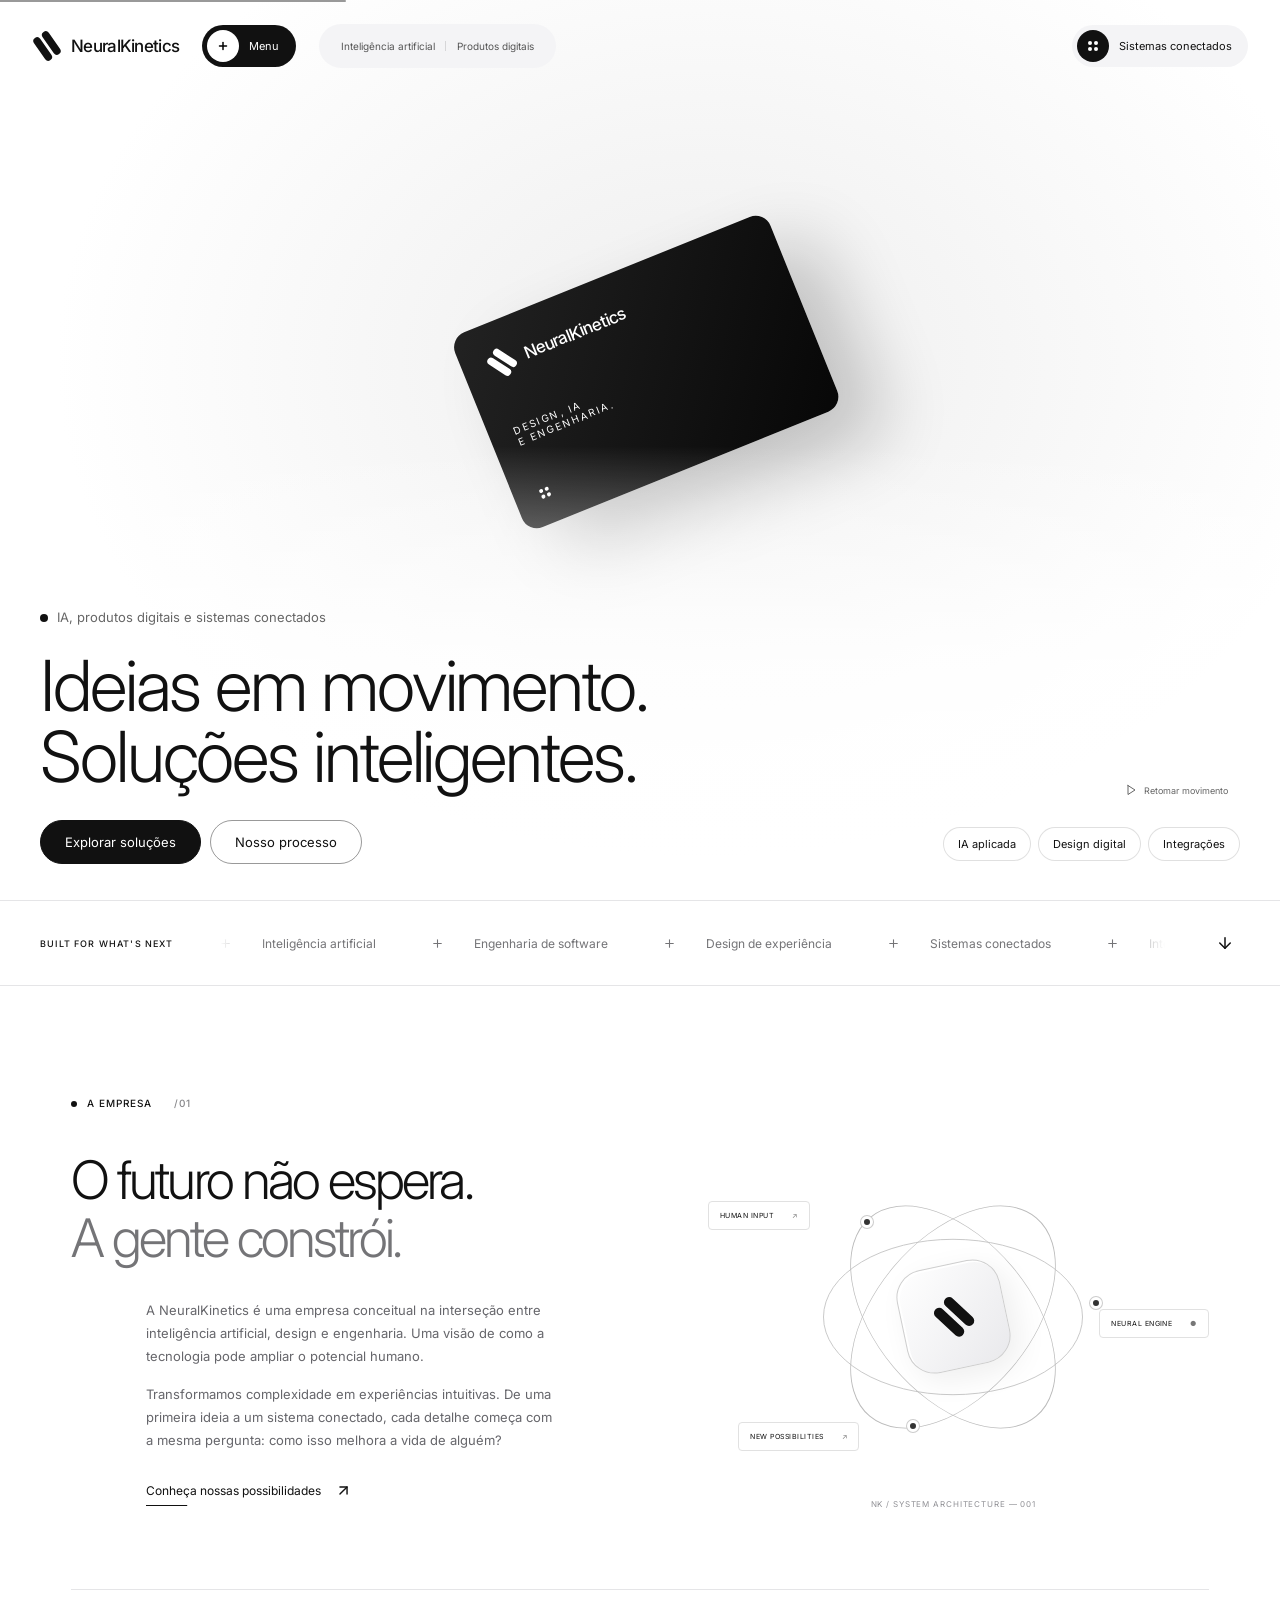
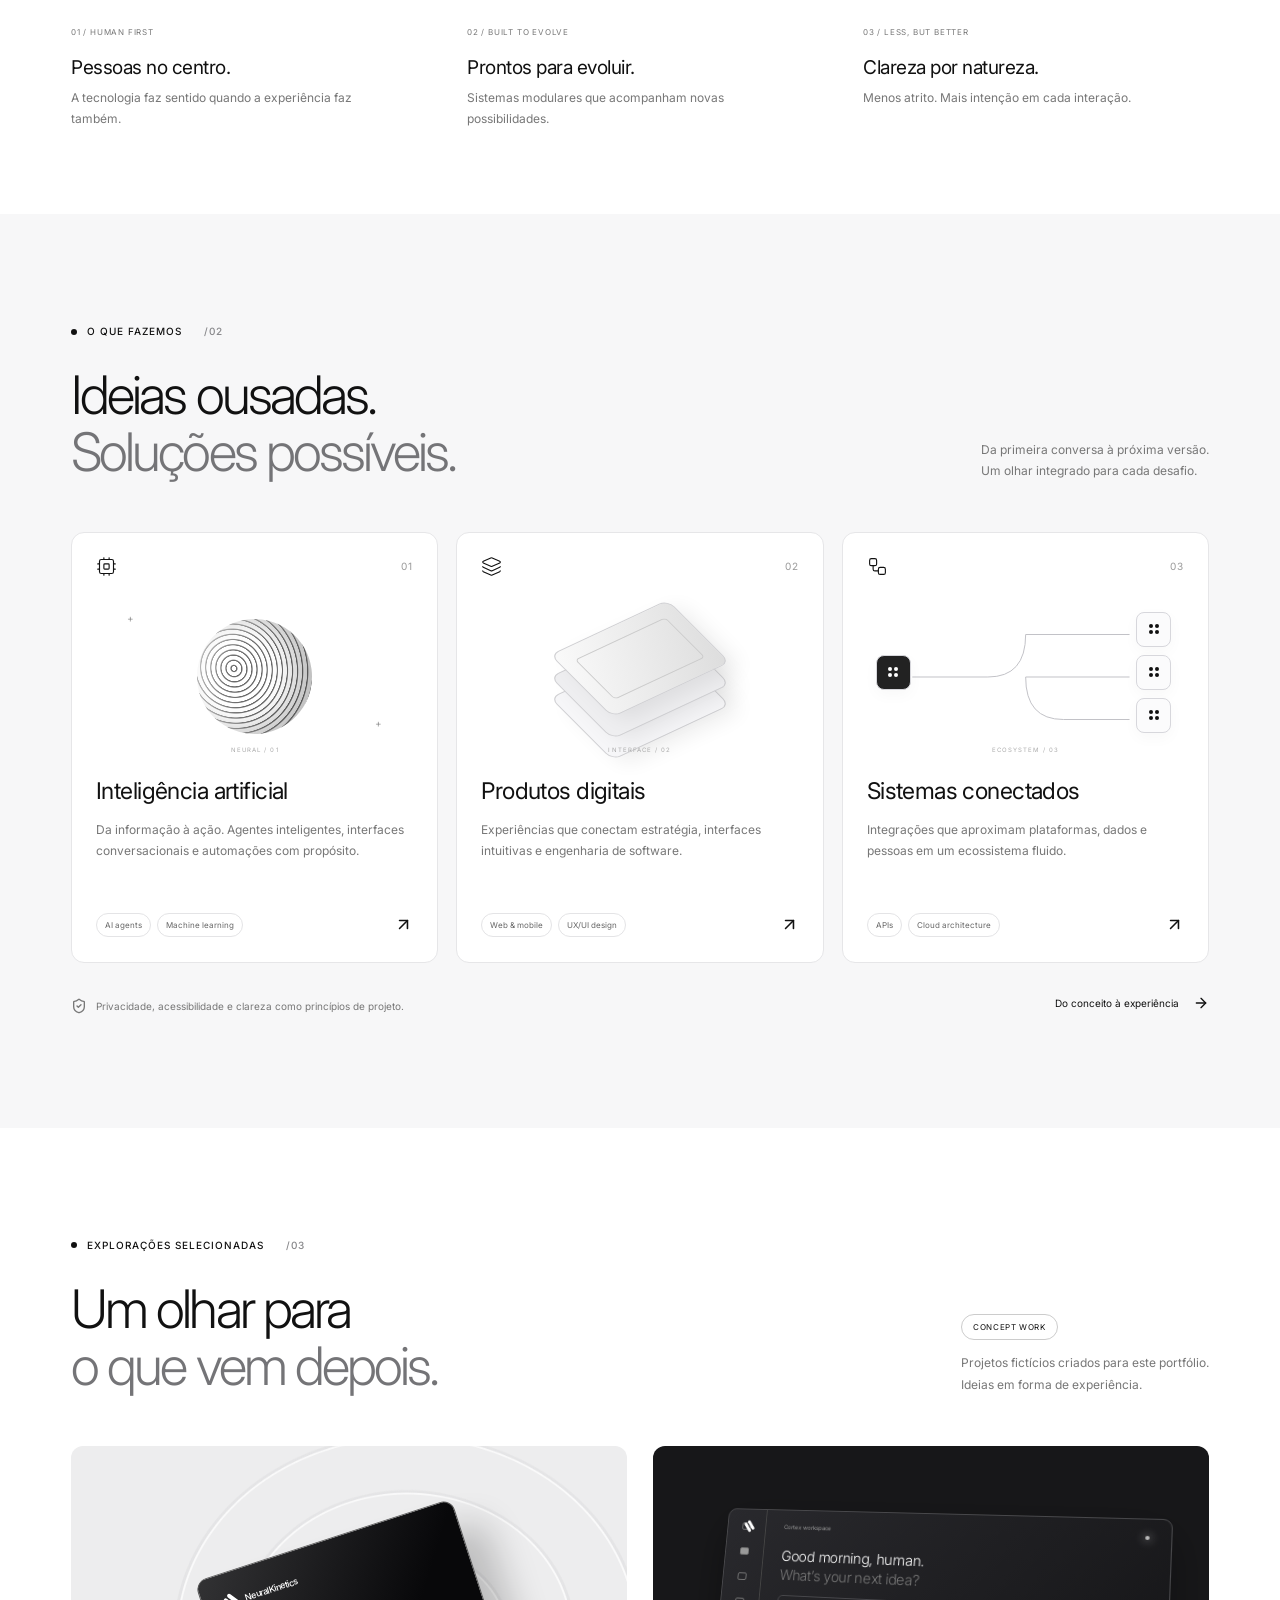
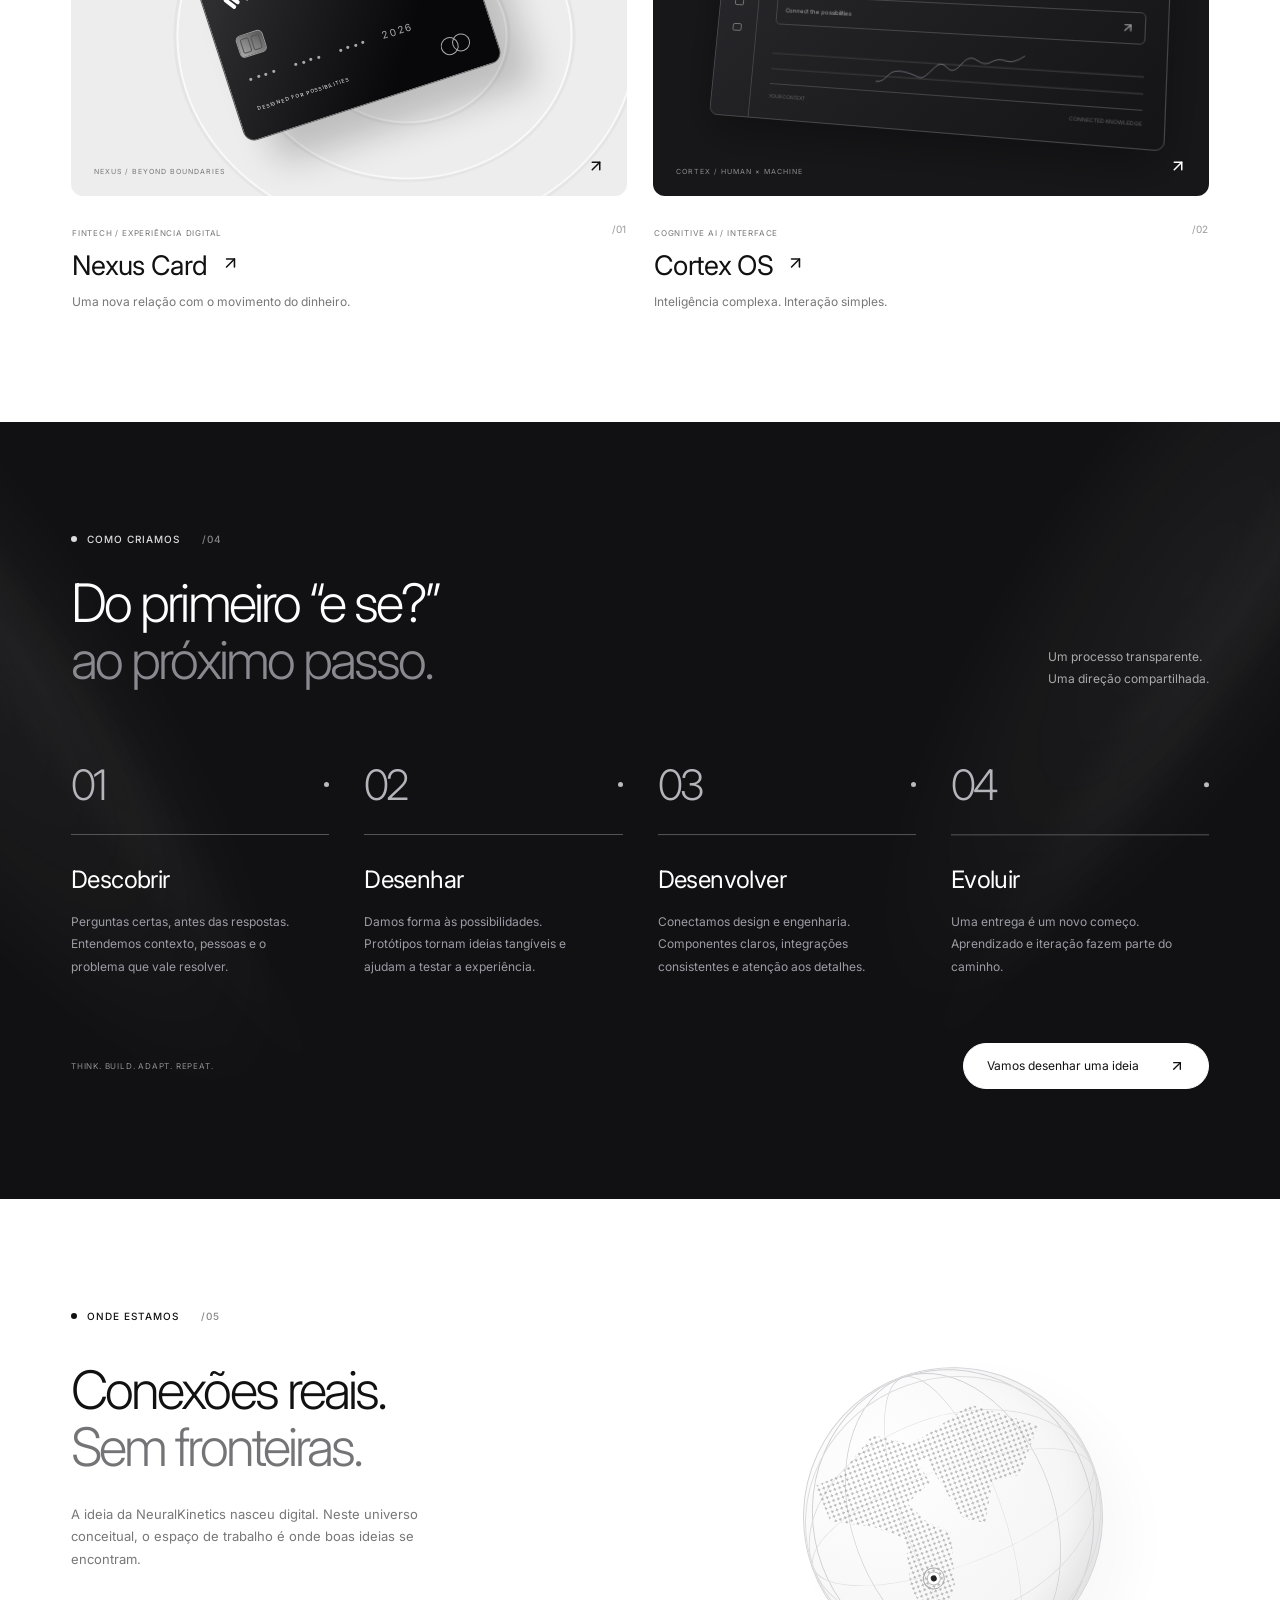
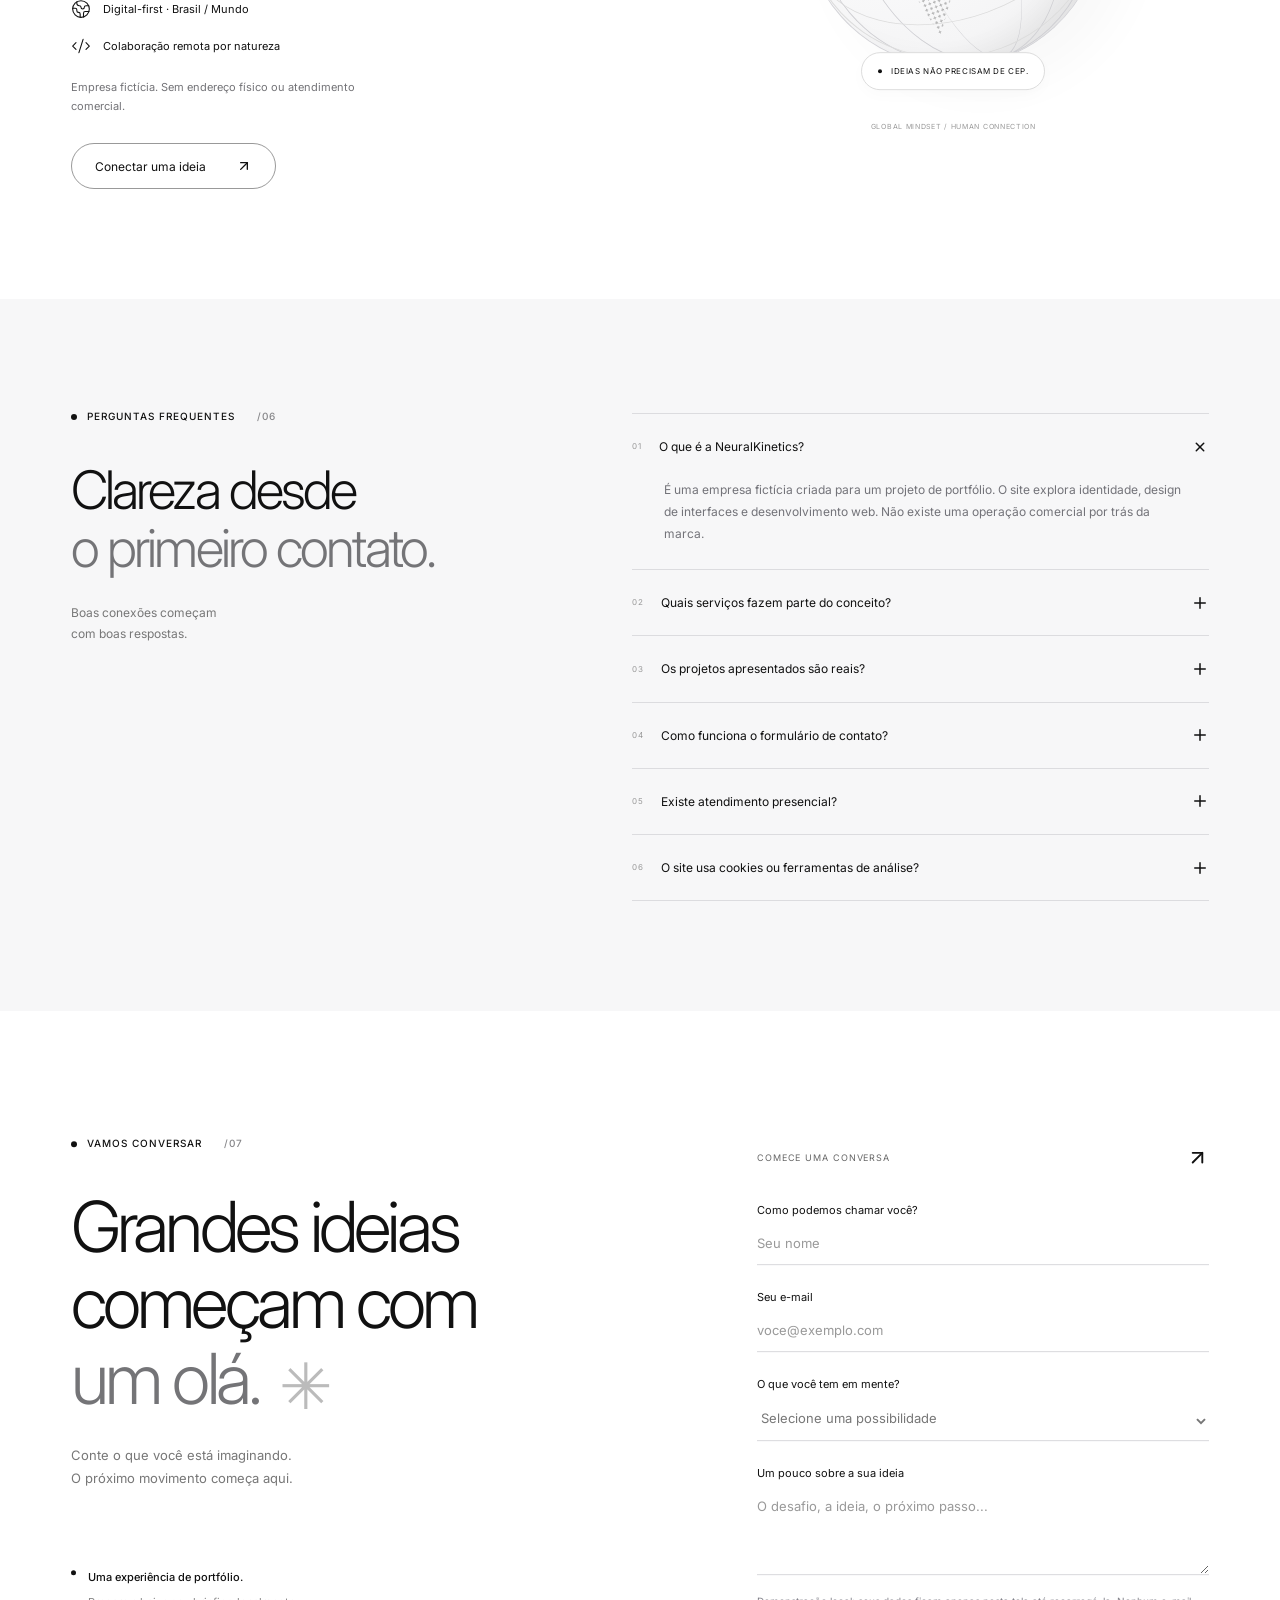
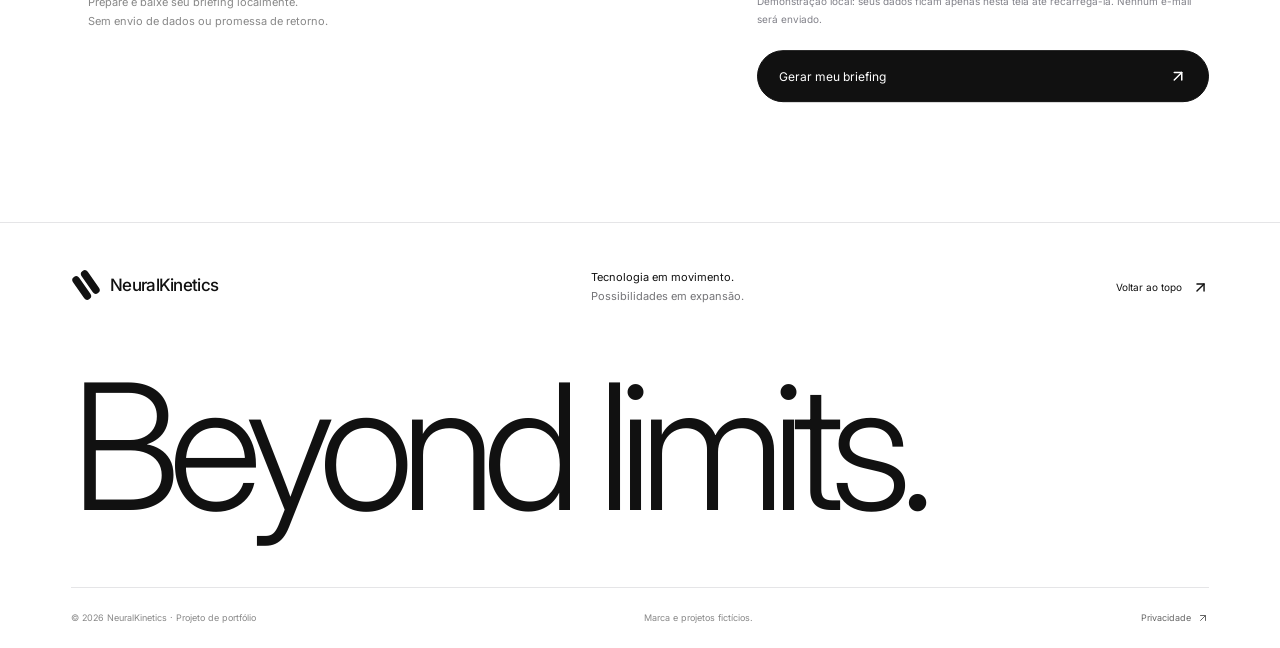
<file: index.html>
<!doctype html>
<html lang="pt-BR"><head><meta charset="UTF-8"/><link rel="icon" type="image/svg+xml" href="./img/favicon.svg"/><meta name="viewport" content="width=device-width, initial-scale=1.0"/><meta name="theme-color" content="#ffffff"/><meta name="robots" content="noindex, nofollow"/><title>NeuralKinetics — Tecnologia em movimento | Projeto de portfólio</title><meta name="description" content="Uma empresa conceitual de tecnologia. Explore inteligência artificial, produtos digitais e sistemas conectados em uma experiência criada para portfólio."/><meta property="og:title" content="NeuralKinetics — Tecnologia em movimento"/><meta property="og:description" content="Design, inteligência e engenharia. Uma experiência conceitual de tecnologia criada para portfólio."/><meta property="og:type" content="website"/><meta property="og:image" content="./img/social-preview.png"/><meta name="twitter:card" content="summary_large_image"/><link rel="preconnect" href="https://fonts.googleapis.com"/><link rel="preconnect" href="https://fonts.gstatic.com" crossorigin/><link href="https://fonts.googleapis.com/css2?family=Inter:wght@300;400;500;600&display=swap" rel="stylesheet"/><link rel="stylesheet" href="./style.css"/></head><body><div id="root"></div><script defer src="./script.js"></script></body></html>
</file>
<file: style.css>
:root{font-family:Inter,Arial,sans-serif;color:#111;background:#fff;font-synthesis:none;font-weight:400;--ink:#111;--muted:#747477;--surface:#f4f4f6;--line:#e5e5e7;--gutter:clamp(24px,5.55vw,96px);--ease:cubic-bezier(.16,1,.3,1)}*{box-sizing:border-box}html{scroll-behavior:smooth;scroll-padding-top:110px}body{margin:0}button,input,select,textarea{font:inherit}button,a,input,select,textarea{-webkit-tap-highlight-color:transparent}button,a{touch-action:manipulation}a{color:inherit;text-decoration:none}button{cursor:pointer;color:inherit}button:disabled{cursor:wait}button{border:0}h1,h2,h3,p{margin:0}h2{font-size:clamp(36px,4.15vw,64px);font-weight:300;letter-spacing:-.055em;line-height:1.08}h3{font-weight:400;letter-spacing:-.025em}p{line-height:1.75}svg{flex-shrink:0}::selection{background:#cdd0d4;color:#111}:focus-visible{outline:2px solid #7070b6;outline-offset:5px}.muted{color:var(--muted)}.mono{font-family:Inter,sans-serif;font-size:10px;letter-spacing:.1em}.small-note{font-size:11px;color:#737377;line-height:1.7}.section{padding:110px var(--gutter)}.eyebrow{display:flex;align-items:center;gap:10px;font-size:10px;font-weight:500;letter-spacing:.1em;margin-bottom:38px;line-height:1.5}.dot{display:inline-block;width:6px;height:6px;border-radius:50%;background:currentColor;flex-shrink:0}.section-number{margin-left:12px;color:#868689}.button{display:inline-flex;align-items:center;justify-content:center;gap:30px;min-height:46px;padding:14px 23px;border-radius:100px;background:#111;color:#fff;border:1px solid #111;font-size:12px;transition:background .3s,transform .3s,color .3s;white-space:nowrap}.button:hover{background:#343438;transform:translateY(-2px)}.button.outline{background:transparent;color:#111;border-color:#0006}.button.outline:hover{background:#111;color:#fff}.button.light{background:#fff;color:#111;border-color:#fff}.button.light:hover{background:#dadadd}.text-link{display:inline-flex;gap:14px;align-items:center;font-size:12px;position:relative;padding-bottom:7px;width:fit-content}.text-link:after{content:"";position:absolute;bottom:0;left:0;width:100%;height:1px;background:currentColor;transform:scaleX(.2);transform-origin:left;transition:transform .5s var(--ease)}.text-link:hover:after{transform:scaleX(1)}.skip-link{position:fixed;top:-100px;left:20px;z-index:200;background:#111;color:#fff;padding:14px 20px;border-radius:30px}.skip-link:focus{top:10px}.scroll-progress{position:fixed;top:0;left:0;right:0;height:2px;background:#999;transform-origin:left;z-index:90}.logo{display:inline-flex;align-items:center;gap:9px;font-size:17px;font-weight:500;letter-spacing:-.7px;white-space:nowrap}.logo.small>span{font-size:10px;letter-spacing:-.3px}.logo.small svg{width:22px;height:25px}.navbar{position:fixed;inset:0 0 auto;z-index:50;padding:24px 32px;display:flex;align-items:center;justify-content:space-between;gap:15px;pointer-events:none;transition:background .4s,box-shadow .4s}.navbar.scrolled{background:#ffffffed;backdrop-filter:blur(18px);box-shadow:0 1px #0000000d}.nav-left{display:flex;align-items:center;gap:23px}.nav-left>*,.system-button{pointer-events:auto}.brand-link{display:flex}.menu-button{display:flex;align-items:center;gap:10px;background:#111;color:#fff;border-radius:40px;padding:5px 17px 5px 5px;font-size:11px;min-height:42px}.menu-circle,.grid-circle{height:32px;width:32px;border-radius:50%;display:flex;align-items:center;justify-content:center}.menu-circle{background:#fff;color:#000}.menu-circle svg{transition:transform .4s}.menu-button:hover .menu-circle svg{transform:rotate(90deg)}.nav-tags,.system-button{display:flex;align-items:center;background:#f4f4f6;border-radius:40px;font-size:10px;gap:22px}.nav-tags{padding:16px 22px;color:#555}.nav-tags span+span{position:relative}.nav-tags span+span:before{content:"";position:absolute;left:-12px;top:1px;height:10px;border-left:1px solid #d6d6d8}.system-button{gap:10px;padding:5px 16px 5px 5px}.grid-circle{color:#fff;background:#111}.system-label{font-size:11px}.hero{min-height:100vh;min-height:100svh;position:relative;background:#fff;display:flex;flex-direction:column;justify-content:space-between;isolation:isolate;overflow:hidden}.hero-video{position:absolute;inset:0;z-index:0;overflow:hidden}.hero-video video{position:absolute;width:100%;height:100%;object-fit:cover;inset:0;background:#fff}.hero-fallback{position:absolute;inset:0;display:grid;place-items:center;background:radial-gradient(ellipse at 55% 40%,#eee,#fff 65%)}.fallback-card{width:340px;height:210px;background:linear-gradient(125deg,#222,#070707);border-radius:16px;box-shadow:35px 40px 70px #0003;transform:rotate(-22deg) translate(35px,-70px);color:#fff;padding:25px;display:flex;flex-direction:column;justify-content:space-between}.fallback-card>span:nth-child(2){font-size:10px;letter-spacing:2px}.hero-top-spacer{height:130px}.hero-bottom{position:relative;z-index:30;display:flex;justify-content:space-between;align-items:flex-end;gap:30px;padding:160px 40px 36px;background:linear-gradient(to top,#fff 0%,#ffffffcc 50%,transparent 100%)}.hero-subtitle{display:flex;align-items:center;gap:9px;font-size:13px;color:#0009;margin-bottom:22px}.hero-subtitle .dot{width:8px;height:8px;color:#111}.hero h1{font-weight:300;font-size:clamp(2.5rem,5.5vw,4.5rem);letter-spacing:-.03em;line-height:1;margin-bottom:28px}.hero-buttons{display:flex;gap:9px}.hero-buttons .button{font-size:13px;min-height:44px;padding:13px 24px}.hero-right{display:flex;flex-direction:column;align-items:flex-end;gap:22px;padding-bottom:3px}.hero-pills{display:flex;gap:7px}.hero-pills span{font-size:11px;border:1px solid #0000001f;border-radius:30px;background:#fff;padding:9px 14px}.video-toggle{display:flex;align-items:center;gap:7px;background:#fffa;border-radius:20px;padding:9px 12px;font-size:9px;color:#666}.ribbon{border-top:1px solid var(--line);border-bottom:1px solid var(--line);display:flex;align-items:center;gap:45px;height:86px;padding:0 40px;overflow:hidden}.ribbon-label{font-size:9px;font-weight:500;letter-spacing:.13em;white-space:nowrap}.ribbon-window{overflow:hidden;flex:1;mask-image:linear-gradient(to right,transparent,#000 5%,#000 95%,transparent)}.ribbon-track{display:flex;width:max-content;animation:marquee 35s linear infinite}.ribbon-group{display:flex;gap:55px;padding-right:55px}.ribbon-group>span{display:flex;gap:30px;align-items:center;white-space:nowrap;font-size:12px;color:#747477}.ribbon-down{width:30px;height:35px;display:grid;place-items:center}.ribbon:hover .ribbon-track{animation-play-state:paused}@keyframes marquee{to{transform:translate(-50%)}}.about{padding-bottom:85px}.about-grid{display:grid;grid-template-columns:1.05fr 1fr;gap:7vw;align-items:center}.about-body{max-width:410px;margin:32px 0 0 14%}.about-body p{font-size:13px;color:#66666b;margin-bottom:16px}.about-body .text-link{margin-top:14px}.about-art{margin-top:-25px}.orbit-art{height:385px;position:relative;overflow:hidden;display:grid;place-items:center}.orbit-grid{position:absolute;inset:0;background-image:radial-gradient(#9999 .6px,transparent .6px);background-size:18px 18px;mask-image:radial-gradient(ellipse,#000 20%,transparent 70%)}.orbit-rings{position:absolute;width:260px;height:260px;animation:slow-turn 60s linear infinite}.orbit-rings>div{position:absolute;inset:0;border:1px solid #bbb;border-radius:50%;transform:rotate(-40deg) scaleX(.6)}.orbit-rings>div:nth-child(2){transform:rotate(40deg) scaleX(.6)}.orbit-rings>div:nth-child(3){transform:rotate(90deg) scaleX(.6)}.orbit-core{width:105px;height:105px;border-radius:28px;border:1px solid #cecece;background:linear-gradient(135deg,#fff,#e9e9ec);box-shadow:8px 10px 30px #0001,inset 2px 2px #fff;display:grid;place-items:center;transform:rotate(-12deg);z-index:2}.orbit-core .logo>span{display:none}.orbit-core .logo svg{width:46px;height:46px}.orbit-node{width:12px;height:12px;border:3px solid #fff;border-radius:50%;background:#333;position:absolute;box-shadow:0 0 0 1px #ccc;animation:float 5s ease-in-out infinite}.node-one{top:24%;left:32%}.node-two{right:21%;top:45%;animation-delay:-2s}.node-three{bottom:20%;left:41%;animation-delay:-3s}.orbit-label{position:absolute;border:1px solid #e1e1e1;border-radius:4px;background:#fffd;padding:9px 11px;font-size:7px;letter-spacing:.07em;display:flex;gap:18px}.label-one{top:20%;left:2%}.label-two{right:0;top:48%}.label-three{left:8%;bottom:15%}.orbit-label span{color:#777}.orbit-coord{position:absolute;bottom:0;color:#909095;font-size:8px;letter-spacing:.11em}.principles{display:grid;grid-template-columns:repeat(3,1fr);margin-top:80px;border-top:1px solid var(--line);gap:50px;padding-top:29px}.principles .mono{font-size:8px;color:#777}.principles h3{font-size:19px;margin:17px 0 8px}.principles p{font-size:12px;color:#777;max-width:285px}.services{background:#f7f7f8}.section-heading{display:flex;justify-content:space-between;align-items:flex-end;gap:35px;margin-bottom:50px}.section-heading>p,.section-heading>div>p{font-size:12px;line-height:1.8;color:#777}.section-heading .eyebrow{margin-bottom:28px}.service-grid{display:grid;grid-template-columns:repeat(3,minmax(0,1fr));gap:18px}.service-grid>div{height:100%}.service-card{height:100%;display:block;position:relative;overflow:hidden;background:#fff;border:1px solid #e6e6e8;border-radius:13px;transition:transform .55s var(--ease),box-shadow .5s}.service-card:before{content:"";pointer-events:none;position:absolute;inset:0;background:radial-gradient(300px circle at var(--mx,50%) var(--my,50%),#d8d8e535,transparent 70%);opacity:0;transition:opacity .4s}.service-card:hover:before{opacity:1}.service-card:hover{transform:translateY(-7px);box-shadow:0 16px 35px #00000008}.service-top{display:flex;align-items:center;justify-content:space-between;padding:23px 24px 0}.service-top .mono{color:#999}.service-art{height:200px;position:relative;display:grid;place-items:center;overflow:hidden}.service-content{padding:0 24px 25px}.service-content h3{font-size:23px;margin-bottom:14px}.service-content p{font-size:12px;color:#777;min-height:66px;line-height:1.8}.service-bottom{display:flex;justify-content:space-between;align-items:center;margin-top:28px}.tags{display:flex;gap:6px;flex-wrap:wrap}.tags span{border:1px solid #e4e4e6;padding:6px 8px;border-radius:20px;font-size:8px;color:#666}.art-coordinate{position:absolute;bottom:24px;font-size:6px;letter-spacing:.18em;color:#aaa}.neural-sphere{width:115px;height:115px;border-radius:50%;background:repeating-radial-gradient(ellipse at 38% 35%,transparent 0 2px,#333b 2.5px 3px,transparent 4px 5px);box-shadow:inset -12px -10px 25px #0004,inset 10px 10px 25px #fff9;transform:rotate(-30deg);animation:breathe 8s ease-in-out infinite}.art-cross{position:absolute;font-size:10px;color:#999}.c1{top:35px;left:55px}.c2{bottom:48px;right:55px}.layers>div{position:absolute;width:130px;height:83px;background:linear-gradient(120deg,#fafafa,#ddd);border:1px solid #d0d0d3;border-radius:9px;transform:rotate(-25deg) skew(20deg);top:40px;box-shadow:6px 10px 20px #0001;animation:float-layer 6s ease-in-out infinite}.layers>div:nth-child(1){top:83px;background:#f6f6f8;animation-delay:-2s}.layers>div:nth-child(2){top:62px;background:#eeeef0;animation-delay:-1s}.layers>div:nth-child(3):after{content:"";position:absolute;inset:14px;border:1px solid #ccc;border-radius:4px}.nodes svg{width:100%;height:170px}.nodes svg path{fill:none;stroke:#bfbfc4;stroke-width:1;stroke-dasharray:500;animation:draw 7s linear infinite}.connection{position:absolute;border:1px solid #d7d7dc;border-radius:8px;background:#fbfbfc;width:35px;height:35px;display:grid;place-items:center;box-shadow:0 5px 15px #00000008}.connection svg{width:12px;height:12px}.connection.n0{left:9%;top:78px;background:#222;color:#fff}.connection.n1{right:10%;top:35px}.connection.n2{right:10%;top:78px}.connection.n3{right:10%;top:121px}.service-note{display:flex;gap:9px;align-items:center;margin-top:32px;color:#777;font-size:10px}.service-note .text-link{margin-left:auto;color:#111;font-size:10px}.service-note .text-link:after{display:none}.project-disclaimer{display:flex;flex-direction:column;gap:12px}.outline-tag{border:1px solid #ccc;border-radius:40px;padding:7px 11px;font-size:8px;letter-spacing:.08em;width:fit-content;display:inline-flex}.project-grid{display:grid;grid-template-columns:1fr 1fr;gap:26px}.project-button{display:block;background:none;padding:0;text-align:left;width:100%}.project-visual{height:350px;border-radius:12px;position:relative;overflow:hidden;display:grid;place-items:center;transition:filter .5s}.project-button:hover .project-visual{filter:contrast(1.03)}.card-scene{background:#ededee}.scene-rings{position:absolute;width:580px;height:580px;border-radius:50%;background:repeating-radial-gradient(circle,transparent 0 33px,#ffffffb0 34px 35px,#d9d9db66 36px 38px,transparent 39px 65px);transform:rotateX(30deg);top:-100px;right:-70px}.bank-card{width:270px;height:170px;border-radius:12px;background:linear-gradient(125deg,#323234,#08080a 70%);color:#fff;padding:20px;box-shadow:25px 30px 35px #0003;transform:rotate(-18deg);transition:transform .8s var(--ease);display:flex;flex-direction:column;justify-content:space-between;border:1px solid #555}.project-button:hover .bank-card{transform:rotate(-12deg) translateY(-8px)}.bank-card .logo{gap:5px}.bank-card .logo svg{width:17px;height:18px}.bank-card .logo.small>span{font-size:9px}.chip{width:28px;height:23px;border:1px solid #9d9d9d;border-radius:5px;background:linear-gradient(45deg,#aaa,#555);display:grid;grid-template-columns:1fr 1fr;gap:2px;padding:3px;margin-top:10px}.chip span{border:1px solid #555;border-radius:2px}.card-digits{font-size:10px;letter-spacing:2px;color:#aaa}.bank-card-bottom{display:flex;justify-content:space-between;align-items:center;font-size:5px;letter-spacing:1px}.card-circles{display:flex;padding-right:5px}.card-circles i{width:18px;height:18px;border-radius:50%;border:1px solid #aaa}.card-circles i+i{margin-left:-6px}.visual-caption{position:absolute;bottom:20px;left:23px;font-size:7px;letter-spacing:.14em;color:#777}.visual-arrow{position:absolute;bottom:18px;right:22px;width:18px}.project-info{padding:24px 1px 0;display:flex;justify-content:space-between}.project-info .mono{font-size:8px;color:#777}.project-info h3{font-size:27px;margin:9px 0}.project-info h3 svg{margin-left:7px;width:19px}.project-info p{font-size:12px;color:#777}.project-id{font-size:10px;color:#999;padding-top:3px}.dashboard-scene{background:#171719;color:#fff}.dashboard-mock{width:82%;height:220px;display:flex;border:1px solid #48484b;border-radius:9px;background:linear-gradient(135deg,#29292d,#141416);box-shadow:0 15px 45px #0005;transform:perspective(700px) rotateY(-10deg) rotateX(6deg) rotate(3deg);transition:transform .8s var(--ease)}.project-button:hover .dashboard-mock{transform:perspective(700px) rotateY(-3deg) rotateX(0) rotate(0)}.mock-sidebar{width:43px;border-right:1px solid #444;display:flex;flex-direction:column;align-items:center;gap:19px;padding:14px 0}.mock-sidebar .logo>span{display:none}.mock-sidebar .logo svg{width:14px;height:14px}.mock-sidebar>span{width:10px;height:8px;border:1px solid #777;border-radius:2px}.mock-sidebar>span:nth-child(2){background:#999}.mock-main{padding:14px 20px;flex:1;overflow:hidden}.mock-top{display:flex;align-items:center;justify-content:space-between;font-size:6px;color:#999}.status-dot{background:#bbb;border-radius:50%;width:4px;height:4px;box-shadow:0 0 10px #fff}.mock-greeting{font-size:15px;font-weight:300;line-height:1.3;letter-spacing:-.3px;margin-top:18px}.mock-greeting span{color:#777}.mock-query{font-size:6px;padding:8px 9px;border:1px solid #47474b;border-radius:5px;margin-top:12px;display:flex;justify-content:space-between;align-items:center;color:#aaa}.mock-chart{height:47px;position:relative;border-bottom:1px solid #444;margin-top:15px;background:repeating-linear-gradient(transparent 0 14px,#333 15px 16px)}.mock-chart svg{height:100%;width:100%;overflow:visible}.mock-chart path{fill:none;stroke:#bcbcc8;stroke-width:1}.mock-stats{display:flex;justify-content:space-between;font-size:5px;color:#666;margin-top:9px}.dashboard-scene .visual-caption{color:#8c8c92}.process{background:#111113;color:#fff;position:relative;overflow:hidden}.process>.section-heading,.process-grid,.process-footer{position:relative;z-index:1}.process h2>span{color:#89898f}.process .section-heading>p{color:#aaa}.process .eyebrow{color:#ddd}.process-grid{display:grid;grid-template-columns:repeat(4,1fr);margin-top:70px;gap:35px}.step-top{display:flex;align-items:center;justify-content:space-between;border-bottom:1px solid #555;padding-bottom:24px;margin-bottom:30px}.step-index{font-size:42px;font-weight:300;color:#b4b4bb;letter-spacing:-3px}.step-point{width:5px;height:5px;background:#bbb;border-radius:50%}.process-step h3{font-size:24px;margin-bottom:17px}.process-step p{font-size:12px;color:#9c9ca5;line-height:1.85;max-width:235px}.process-footer{display:flex;align-items:center;justify-content:space-between;margin-top:65px}.process-footer .mono{font-size:8px;color:#8e8e95}.spotlight{position:absolute;inset:0;pointer-events:none;overflow:hidden}.spotlight-side{position:absolute;top:-350px;width:500px;height:1000px;opacity:.5}.spotlight-side.left{left:-230px;transform:rotate(-35deg)}.spotlight-side.right{right:-230px;transform:rotate(35deg)}.spotlight-beam{width:350px;height:1100px;border-radius:50%;background:radial-gradient(ellipse,#ffffff0c 0%,#ffffff07 35%,transparent 65%);filter:blur(5px)}.spotlight-beam.secondary{position:absolute;width:100px;left:180px;top:0;background:radial-gradient(ellipse,#ffffff09,transparent 70%)}.location{display:grid;grid-template-columns:1fr 1fr;align-items:center;gap:9vw}.location-copy>p:not(.small-note){font-size:13px;color:#777;max-width:370px;margin-top:26px}.location-details{display:flex;flex-direction:column;gap:17px;margin:28px 0 22px}.location-details>span{display:flex;gap:12px;align-items:center;font-size:11px}.location-details svg{stroke-width:1.3}.location .small-note{max-width:320px}.location .button{margin-top:28px}.globe-scene{height:430px;position:relative;display:flex;align-items:center;justify-content:center;flex-direction:column}.globe{width:300px;height:300px;position:relative;border:1px solid #d4d4d8;border-radius:50%;overflow:hidden;transform:rotate(-20deg);background:radial-gradient(circle at 35% 25%,#fff,#f5f5f6 65%,#ddd);box-shadow:20px 30px 50px #00000007,inset -15px -15px 25px #00000008}.globe-meridian{position:absolute;inset:0;border:1px solid #d0d0d4;border-radius:50%}.m1{transform:scaleX(.33)}.m2{transform:scaleX(.68)}.m3{transform:scaleX(.94)}.globe-equator{position:absolute;inset:0;border:1px solid #ddd;border-radius:50%}.e1{transform:scaleY(.33)}.e2{transform:scaleY(.68)}.e3{transform:scaleY(.94)}.globe-map{position:absolute;inset:30px;background-image:radial-gradient(#777 1px,transparent 1.2px);background-size:5px 5px;clip-path:polygon(10% 18%,30% 6%,42% 14%,46% 33%,34% 38%,39% 48%,47% 56%,41% 77%,28% 95%,23% 72%,28% 52%,18% 43%,1% 34%,0 18%,50% 14%,73% 8%,97% 26%,82% 43%,71% 41%,62% 57%,54% 52%,50% 35%,48% 23%);opacity:.5}.globe-pin{position:absolute;left:35%;top:65%;width:12px;height:12px;background:#222;border:3px solid white;border-radius:50%;box-shadow:0 0 0 1px #bbb}.globe-pin:after{content:"";position:absolute;inset:-8px;border:1px solid #aaa;border-radius:50%;animation:pulse 4s infinite}.globe-label{z-index:1;font-size:8px;letter-spacing:.07em;border-radius:20px;padding:13px 16px;background:#fff;border:1px solid #ddd;display:flex;gap:9px;align-items:center;margin-top:-15px;box-shadow:0 5px 15px #00000005}.globe-label .dot{width:4px;height:4px}.globe-coordinates{margin-top:32px;font-size:7px;color:#999}.faq{background:#f7f7f8;display:grid;grid-template-columns:.9fr 1.1fr;gap:7vw}.faq>div>p{font-size:12px;color:#777;margin-top:25px}.faq-list{padding-top:4px}.faq-item{border-bottom:1px solid #dcdcdf}.faq-item:first-child{border-top:1px solid #dcdcdf}.faq-item h3 button{display:flex;align-items:center;text-align:left;gap:17px;width:100%;padding:23px 0;background:transparent;font-size:12px;font-weight:400;line-height:1.6}.faq-item h3 .mono{font-size:8px;color:#999}.faq-item h3 svg{margin-left:auto;transition:transform .4s var(--ease)}.faq-item.active h3 svg{transform:rotate(45deg)}.faq-answer{display:grid;grid-template-rows:0fr;transition:grid-template-rows .4s var(--ease),visibility .4s;visibility:hidden}.faq-item.active .faq-answer{grid-template-rows:1fr;visibility:visible}.faq-answer>div{overflow:hidden}.faq-answer p{font-size:12px;color:#737379;line-height:1.8;padding:0 25px 25px 32px}.contact{display:grid;grid-template-columns:1fr .87fr;gap:13vw;padding-top:125px;padding-bottom:120px}.contact h2{font-size:clamp(48px,5.5vw,80px);position:relative}.contact-copy>p{font-size:13px;color:#777;margin-top:27px}.contact-asterisk{display:inline-block;font-size:64px;line-height:0;vertical-align:middle;margin-left:20px;color:#bbb;animation:slow-turn 35s linear infinite}.contact-note{display:flex;align-items:flex-start;gap:12px;margin-top:75px}.contact-note>.dot{margin-top:5px;width:5px;height:5px}.contact-note strong{font-size:11px;font-weight:500}.contact-note p{font-size:11px;color:#888;margin-top:8px}.contact-form-wrap{padding-top:10px}.form-top{display:flex;justify-content:space-between;align-items:center;margin-bottom:34px}.form-top .mono{font-size:9px;color:#666}.contact form>label{font-size:11px;display:block;margin-top:25px;margin-bottom:10px}.contact form input,.contact form select,.contact form textarea{display:block;width:100%;border:0;border-bottom:1px solid #d8d8dc;border-radius:0;padding:8px 0 13px;font-size:13px;color:#222;background:#fff;transition:border-color .25s;outline-offset:3px}.contact form input:focus,.contact form textarea:focus,.contact form select:focus{border-color:#111}.contact form input::placeholder,.contact form textarea::placeholder{color:#999}.contact form select{color:#777;cursor:pointer}.contact form textarea{resize:vertical;min-height:85px}.form-help{font-size:10px;color:#818189;margin:18px 0 22px;line-height:1.75}.form-submit{width:100%;justify-content:space-between;padding:16px 21px}.form-error{color:#9d2424;font-size:12px;margin-bottom:12px}.success-icon{display:grid;place-items:center;width:45px;height:45px;background:#f3f3f5;border-radius:50%;margin-bottom:25px}.brief-copy{margin-top:22px}.brief-copy summary{font-size:12px;cursor:pointer;padding:10px 0}.brief-copy textarea{width:100%;padding:15px;border:1px solid #ddd;font-size:12px;resize:vertical}.footer{border-top:1px solid var(--line);padding:45px var(--gutter) 24px;overflow:hidden}.footer-top{display:flex;justify-content:space-between;align-items:center;gap:25px}.footer-top>span{font-size:11px;line-height:1.7}.back-top{font-size:10px;display:flex;gap:10px;align-items:center}.footer-wordmark{font-size:clamp(55px,13.7vw,210px);font-weight:300;line-height:1.2;letter-spacing:-.07em;white-space:nowrap;padding:35px 0;border-bottom:1px solid var(--line)}.footer-bottom{display:flex;justify-content:space-between;align-items:center;gap:20px;padding-top:24px;color:#888;font-size:9px}.plain-button{background:none;padding:0;display:flex;align-items:center;gap:6px;font-size:9px;color:#666}.mobile-cta{display:none}.dialog{border:1px solid #dedee2;background:#fff;color:#111;border-radius:20px;max-width:600px;width:calc(100% - 32px);max-height:85vh;padding:0;box-shadow:0 25px 100px #0003}.dialog::backdrop{background:#1117;backdrop-filter:blur(8px)}.dialog[open]{animation:dialog-in .35s var(--ease)}.dialog-inner{padding:50px 40px;position:relative}.dialog-close{position:absolute;right:16px;top:16px}.icon-button{display:grid;place-items:center;width:36px;height:36px;border-radius:50%;background:#f3f3f5}.dialog h2{font-size:40px;margin:22px 0}.dialog h3{font-size:19px;margin:20px 0 8px}.dialog p{font-size:13px;margin-bottom:20px;color:#666}.dialog .button{margin-top:7px}.dialog .eyebrow{margin-bottom:20px}.menu-dialog{max-width:620px}.menu-caption{display:block;font-size:8px;letter-spacing:.1em;color:#888;margin:35px 0 15px}.menu-links{display:flex;flex-direction:column;margin-bottom:30px}.menu-links a{display:flex;align-items:center;gap:20px;padding:17px 0;border-bottom:1px solid #eee;font-size:25px;font-weight:300;letter-spacing:-.8px}.menu-links .mono{font-size:8px;color:#999;letter-spacing:0}.menu-links svg{margin-left:auto;width:20px}.menu-links a:hover{color:#777}.not-found{min-height:100svh;display:flex;flex-direction:column;align-items:flex-start;justify-content:center;gap:25px;padding:60px var(--gutter);background:radial-gradient(at 90% 10%,#eee,#fff 60%)}.not-found h1{font-size:clamp(38px,6vw,80px);font-weight:300;letter-spacing:-.05em}.not-found p{color:#777;font-size:14px}.not-found .logo{margin-bottom:30px}@keyframes slow-turn{to{transform:rotate(360deg)}}@keyframes float{50%{transform:translateY(-8px)}}@keyframes float-layer{50%{transform:rotate(-25deg) skew(20deg) translateY(-7px)}}@keyframes breathe{50%{transform:rotate(-20deg) scale(1.04)}}@keyframes draw{0%{stroke-dashoffset:500}45%,to{stroke-dashoffset:0}}@keyframes pulse{0%,to{transform:scale(.8);opacity:.3}50%{transform:scale(1.8);opacity:0}}@keyframes dialog-in{0%{opacity:0;transform:translateY(15px)}to{opacity:1;transform:translateY(0)}}.motion-paused *,.motion-paused *:before,.motion-paused *:after{animation-play-state:paused!important}@media(min-width:1600px){.section,.footer{padding-left:max(var(--gutter),calc((100vw - 1380px)/2));padding-right:max(var(--gutter),calc((100vw - 1380px)/2))}.hero-bottom{padding-left:55px;padding-right:55px}}@media(max-width:1100px){.nav-left{gap:16px}.nav-tags{gap:18px;padding:14px 17px;font-size:9px}.navbar{padding:20px 25px}.section{padding-top:85px;padding-bottom:85px}.about-grid{gap:35px}.about-body{margin-left:0}.service-content{padding:0 19px 22px}.service-content h3{font-size:20px}.service-content p{min-height:85px}.service-bottom{gap:8px}.tags{gap:4px}.tags span{font-size:7px;padding:5px 7px}.process-grid{gap:25px}.project-visual{height:290px}.bank-card{width:240px;height:153px}.contact{gap:8vw}.globe{width:265px;height:265px}.location{gap:35px}.footer-top .logo{font-size:14px}}@media(max-width:767px){:root{--gutter:24px}html{scroll-padding-top:88px}.section{padding-top:65px;padding-bottom:65px}h2{font-size:38px}.eyebrow{font-size:9px;margin-bottom:26px}.navbar{padding:16px;gap:10px}.nav-left{gap:13px}.navbar .logo>span{display:none}.navbar .logo svg{width:27px;height:31px}.nav-tags,.system-label{display:none}.menu-circle,.grid-circle{height:28px;width:28px}.menu-button{padding:5px 14px 5px 5px;min-height:38px}.system-button{padding:5px;gap:0}.hero{min-height:100svh}.hero-video{width:80%;height:80%;inset:10%}.hero-video video{object-fit:cover}.hero-bottom{padding:120px 23px 27px;flex-direction:column;align-items:flex-start;gap:26px}.hero h1{font-size:clamp(2rem,8vw,4.5rem);margin-bottom:24px}.hero-subtitle{font-size:11px;margin-bottom:18px}.hero-buttons .button{font-size:11px;padding:12px 20px;min-height:42px}.hero-right{flex-direction:row;align-items:center;width:100%;gap:12px;justify-content:space-between}.hero-pills{gap:5px;order:-1}.hero-pills span{font-size:8px;padding:7px 9px}.video-toggle{padding:8px}.video-toggle span{display:none}.hero-fallback .fallback-card{width:240px;height:155px;transform:rotate(-22deg) translateY(-30px);padding:18px}.fallback-card .logo{font-size:12px}.ribbon{height:65px;padding:0 24px;gap:20px}.ribbon-label{font-size:6px;white-space:normal;max-width:65px;line-height:1.5}.ribbon-group{gap:30px;padding-right:30px}.ribbon-group>span{font-size:10px;gap:20px}.ribbon-down{display:none}.about-grid{grid-template-columns:1fr;gap:20px}.about-body{max-width:100%;margin-top:25px}.about-art{margin-top:0}.orbit-art{height:310px}.orbit-rings{width:220px;height:220px}.orbit-core{width:90px;height:90px}.orbit-label{font-size:6px;padding:8px}.orbit-coord{font-size:7px}.principles{margin-top:35px;grid-template-columns:1fr;gap:24px;padding-top:25px}.principles>div{display:grid;grid-template-columns:1fr 1.5fr;column-gap:18px;border-bottom:1px solid #eee;padding-bottom:23px}.principles .mono{grid-row:span 2;line-height:1.5;font-size:7px;padding-top:3px}.principles h3{font-size:17px;margin:0 0 8px}.principles p{font-size:11px}.section-heading{flex-direction:column;align-items:flex-start;gap:22px;margin-bottom:33px}.section-heading h2{font-size:38px}.section-heading>p,.section-heading>div>p{font-size:11px}.service-grid{grid-template-columns:1fr;gap:17px}.service-content{padding:0 24px 25px}.service-content h3{font-size:24px}.service-content p{min-height:0;font-size:12px;max-width:330px}.service-art{height:180px}.service-bottom{margin-top:24px}.tags span{font-size:8px;padding:6px 9px}.service-note{flex-wrap:wrap;font-size:9px;align-items:flex-start;line-height:1.7}.service-note>span{max-width:calc(100% - 28px)}.service-note .text-link{margin-left:25px;margin-top:7px}.project-grid{grid-template-columns:1fr;gap:35px}.project-visual{height:300px}.project-info{padding-top:20px}.project-info h3{font-size:25px}.project-info p{font-size:11px}.dashboard-mock{height:205px}.project-disclaimer p br{display:none}.project-disclaimer{gap:8px}.process-grid{grid-template-columns:1fr 1fr;gap:34px 22px;margin-top:40px}.step-index{font-size:33px}.step-top{padding-bottom:15px;margin-bottom:21px}.process-step h3{font-size:20px;margin-bottom:13px}.process-step p{font-size:11px}.process-footer{flex-direction:column;align-items:flex-start;gap:28px;margin-top:42px}.process-footer .button{font-size:11px}.location{grid-template-columns:1fr;gap:30px}.globe-scene{height:330px}.globe{width:250px;height:250px}.globe-coordinates{font-size:6px;margin-top:24px}.location-copy>p:not(.small-note){font-size:12px}.faq{grid-template-columns:1fr;gap:35px}.faq>div>p{font-size:12px;margin-top:20px}.faq-item h3 button{font-size:12px;gap:12px}.faq-answer p{font-size:11px;padding-left:25px;padding-right:10px}.contact{grid-template-columns:1fr;gap:40px}.contact h2{font-size:53px}.contact-asterisk{font-size:48px;margin-left:15px}.contact-note{margin-top:30px}.contact-copy>p{font-size:12px}.contact-form-wrap{padding-top:0}.form-top{margin-bottom:25px}.contact form input,.contact form select,.contact form textarea{font-size:16px}.contact form>label{font-size:11px}.footer{padding-top:35px;padding-bottom:100px}.footer-top{flex-wrap:wrap;gap:20px}.footer-top .logo{font-size:15px}.footer-top>span{font-size:9px;order:3;width:100%}.back-top{font-size:8px}.footer-wordmark{font-size:13.5vw;padding:30px 0}.footer-bottom{flex-wrap:wrap;gap:13px;font-size:8px;line-height:1.6}.footer-bottom>span:nth-child(2){order:3;width:100%}.plain-button{font-size:8px}.mobile-cta{position:fixed;bottom:calc(12px + env(safe-area-inset-bottom));left:50%;transform:translate(-50%);z-index:45;display:flex;align-items:center;gap:26px;background:#111;color:#fff;border:1px solid #444;box-shadow:0 4px 18px #0002;padding:13px 21px;border-radius:40px;white-space:nowrap;font-size:11px;transition:opacity .2s}.site:has(#contato:target) .mobile-cta,.site:has(input:focus,textarea:focus,select:focus,dialog[open]) .mobile-cta{opacity:0;pointer-events:none}.dialog-inner{padding:48px 24px 32px}.dialog h2{font-size:34px}.dialog p{font-size:12px}.menu-links a{font-size:23px}.menu-dialog .logo>span{display:inline}.not-found{padding:35px 24px;gap:22px}}@media(max-width:360px){.hero-subtitle{font-size:10px}.hero-pills span{font-size:7px;padding:6px 8px}.contact h2{font-size:45px}.bank-card{width:210px;height:145px}.process-grid{gap:25px 16px}.process-step h3{font-size:18px}.footer-top .logo{font-size:13px}.back-top{gap:4px}}.hero-still{position:absolute;inset:0;width:100%;height:100%;object-fit:cover}.mobile-cta.cta-hidden{opacity:0;pointer-events:none}@media(prefers-reduced-motion:reduce){html{scroll-behavior:auto}*,*:before,*:after{animation:none!important;transition-duration:.01ms!important}.ribbon-track{animation:none}.hero-video{transform:none!important}.scroll-progress{display:none}}
</file>
